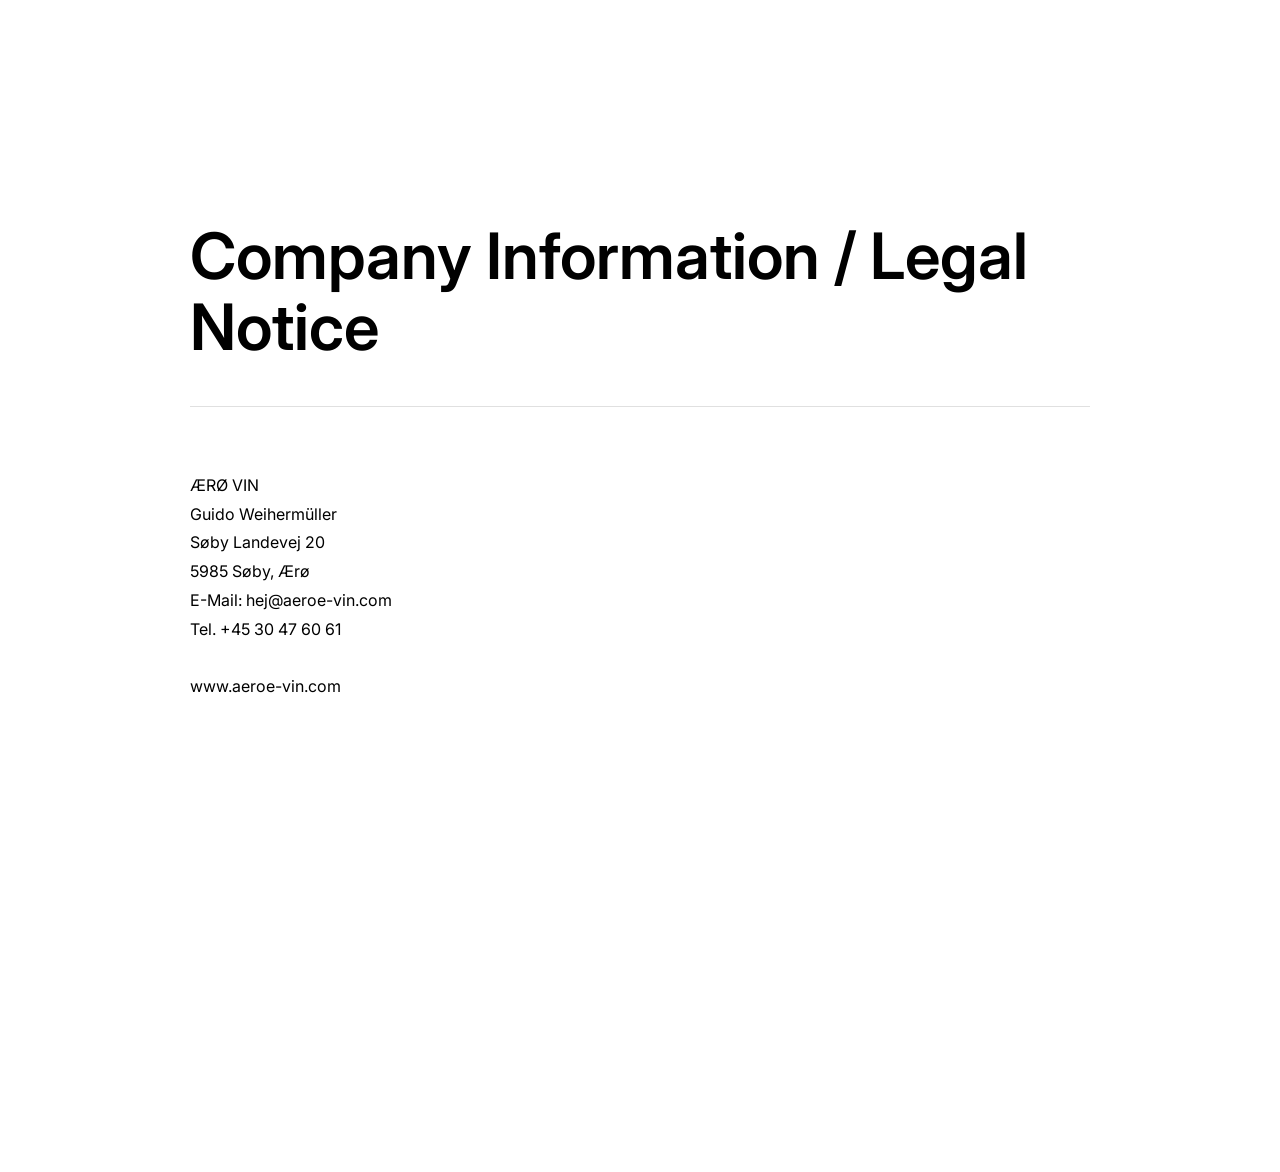
<file: companyInfo.html>
<!DOCTYPE html>
<html lang="en">
<head>
    <meta charset="UTF-8">
    <title>Company Information / Legal Notice</title>
  <link rel="stylesheet" href="STYLE/legalStyle.css">
</head>
<body>
<section class="legal-page">
  <div class="legal-container">
    <header class="legal-header">
      <h1>Company Information / Legal Notice</h1>
    </header>

    <article class="legal-content">

      <p>
        ÆRØ VIN <br>
        Guido Weihermüller <br>

        Søby Landevej 20 <br>
        5985 Søby, Ærø <br>
        E-Mail: hej@aeroe-vin.com <br>
        Tel. +45 30 47 60 61<br>
        <br>
        www.aeroe-vin.com
      </p>

    </article>
  </div>
</section>

</body>
</html>
</file>
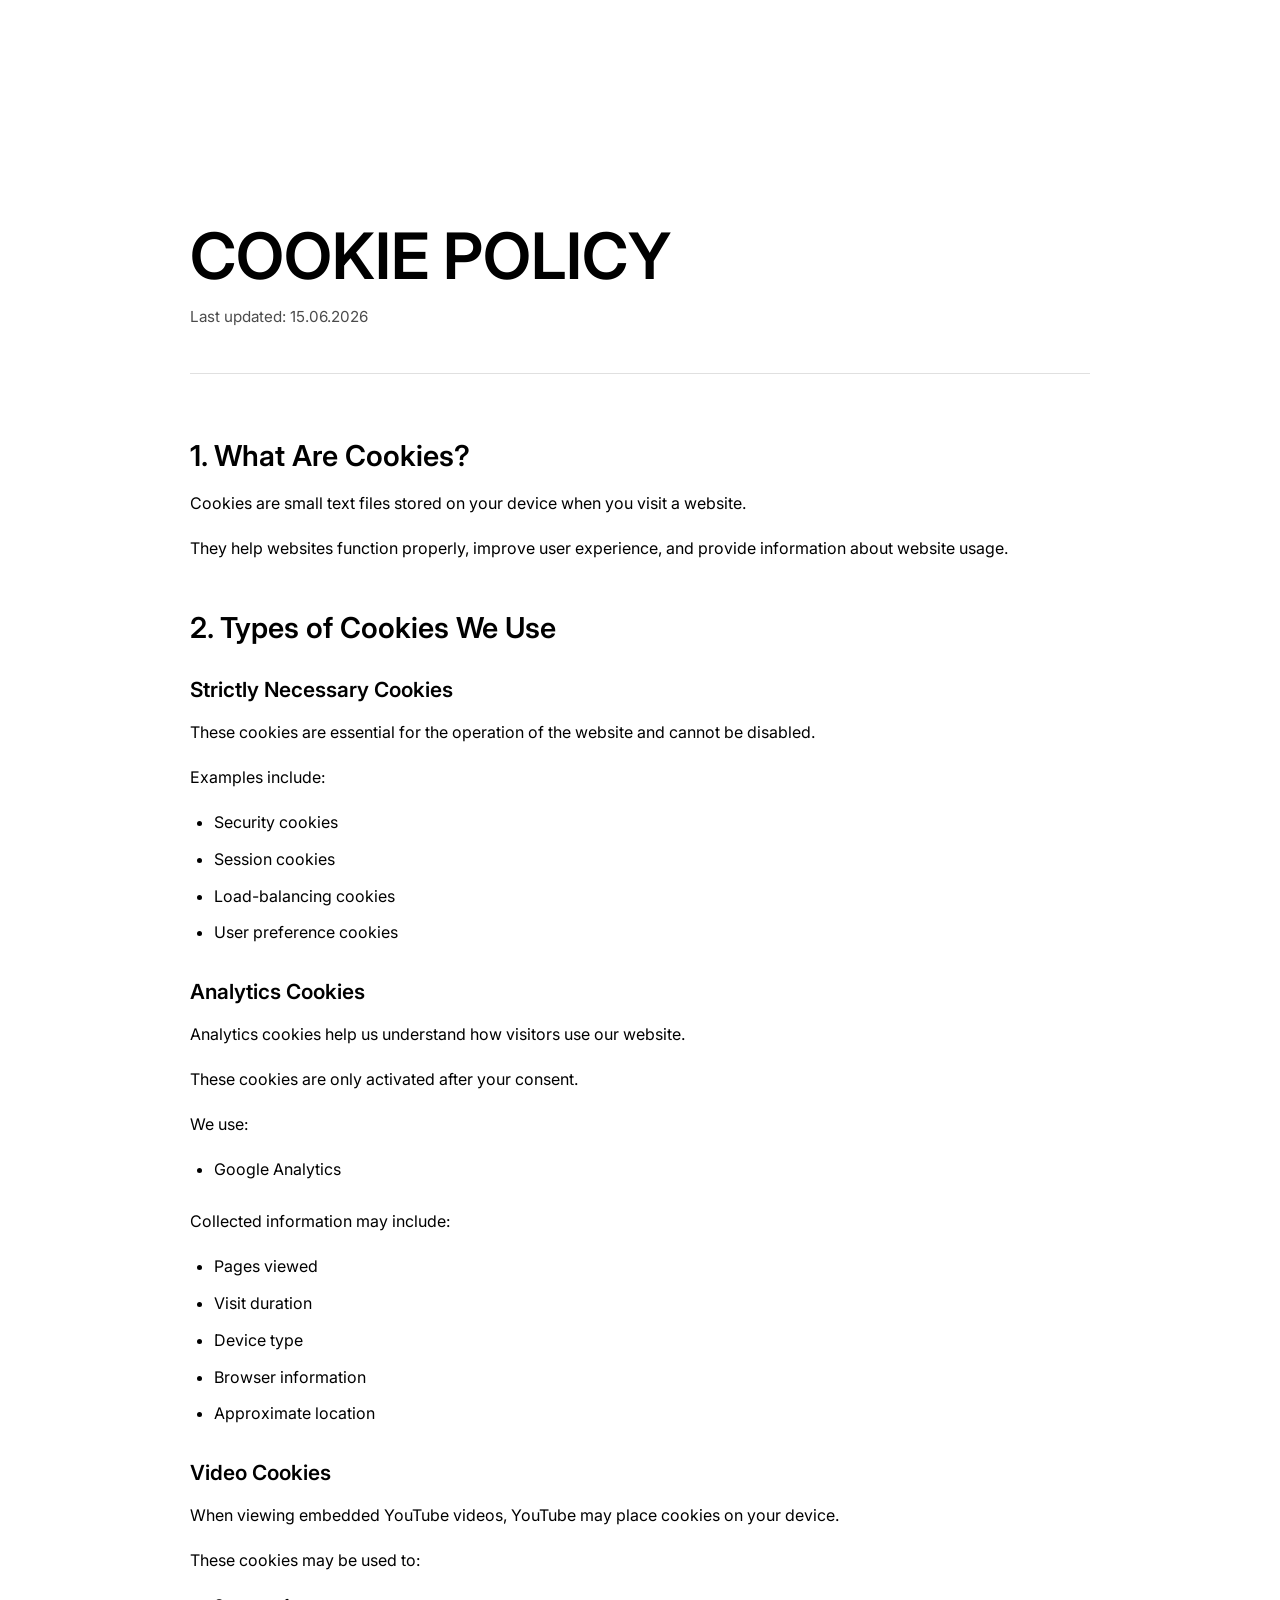
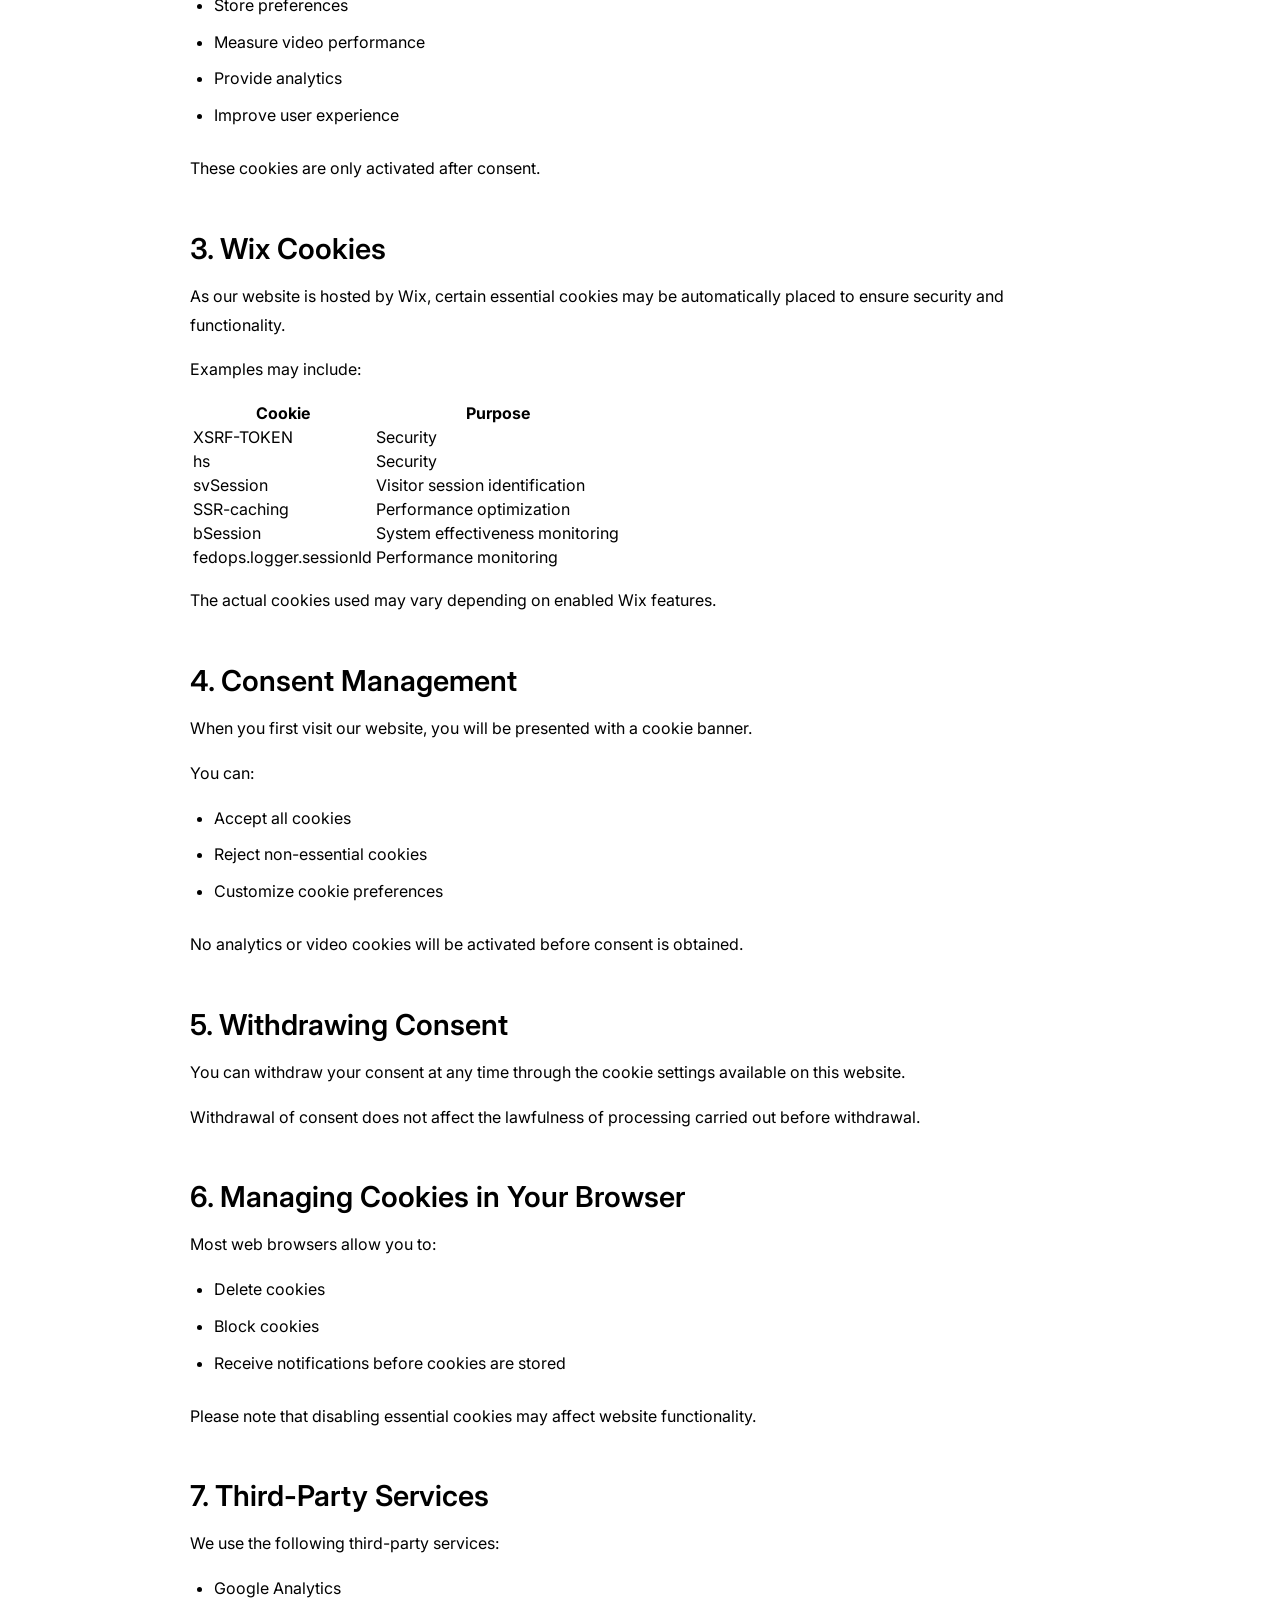
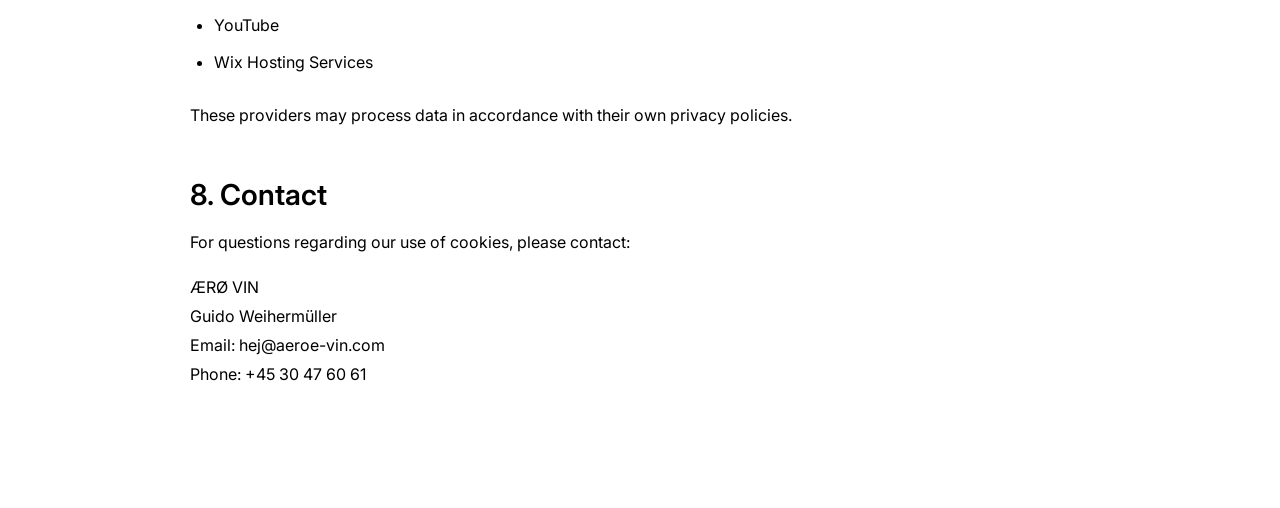
<file: cookiePolicy.html>
<!DOCTYPE html>
<html lang="en">
<head>
    <meta charset="UTF-8">
    <title>Cookie Policy</title>
  <link rel="stylesheet" href="STYLE/legalStyle.css">
</head>
<body>
<section class="legal-page">
  <div class="legal-container">

    <header class="legal-header">
      <h1>COOKIE POLICY</h1>
      <p class="last-updated">
        Last updated: 15.06.2026
      </p>
    </header>

    <article class="legal-content">

      <h2>1. What Are Cookies?</h2>

      <p>
        Cookies are small text files stored on your device when you visit a website.
      </p>

      <p>
        They help websites function properly, improve user experience, and provide information about website usage.
      </p>

      <h2>2. Types of Cookies We Use</h2>

      <h3>Strictly Necessary Cookies</h3>

      <p>
        These cookies are essential for the operation of the website and cannot be disabled.
      </p>

      <p>Examples include:</p>

      <ul>
        <li>Security cookies</li>
        <li>Session cookies</li>
        <li>Load-balancing cookies</li>
        <li>User preference cookies</li>
      </ul>

      <h3>Analytics Cookies</h3>

      <p>
        Analytics cookies help us understand how visitors use our website.
      </p>

      <p>
        These cookies are only activated after your consent.
      </p>

      <p>We use:</p>

      <ul>
        <li>Google Analytics</li>
      </ul>

      <p>
        Collected information may include:
      </p>

      <ul>
        <li>Pages viewed</li>
        <li>Visit duration</li>
        <li>Device type</li>
        <li>Browser information</li>
        <li>Approximate location</li>
      </ul>

      <h3>Video Cookies</h3>

      <p>
        When viewing embedded YouTube videos, YouTube may place cookies on your device.
      </p>

      <p>
        These cookies may be used to:
      </p>

      <ul>
        <li>Store preferences</li>
        <li>Measure video performance</li>
        <li>Provide analytics</li>
        <li>Improve user experience</li>
      </ul>

      <p>
        These cookies are only activated after consent.
      </p>

      <h2>3. Wix Cookies</h2>

      <p>
        As our website is hosted by Wix, certain essential cookies may be automatically placed to ensure security and
        functionality.
      </p>

      <p>
        Examples may include:
      </p>

      <table>
        <thead>
        <tr>
          <th>Cookie</th>
          <th>Purpose</th>
        </tr>
        </thead>
        <tbody>
        <tr>
          <td>XSRF-TOKEN</td>
          <td>Security</td>
        </tr>
        <tr>
          <td>hs</td>
          <td>Security</td>
        </tr>
        <tr>
          <td>svSession</td>
          <td>Visitor session identification</td>
        </tr>
        <tr>
          <td>SSR-caching</td>
          <td>Performance optimization</td>
        </tr>
        <tr>
          <td>bSession</td>
          <td>System effectiveness monitoring</td>
        </tr>
        <tr>
          <td>fedops.logger.sessionId</td>
          <td>Performance monitoring</td>
        </tr>
        </tbody>
      </table>

      <p>
        The actual cookies used may vary depending on enabled Wix features.
      </p>

      <h2>4. Consent Management</h2>

      <p>
        When you first visit our website, you will be presented with a cookie banner.
      </p>

      <p>
        You can:
      </p>

      <ul>
        <li>Accept all cookies</li>
        <li>Reject non-essential cookies</li>
        <li>Customize cookie preferences</li>
      </ul>

      <p>
        No analytics or video cookies will be activated before consent is obtained.
      </p>

      <h2>5. Withdrawing Consent</h2>

      <p>
        You can withdraw your consent at any time through the cookie settings available on this website.
      </p>

      <p>
        Withdrawal of consent does not affect the lawfulness of processing carried out before withdrawal.
      </p>

      <h2>6. Managing Cookies in Your Browser</h2>

      <p>
        Most web browsers allow you to:
      </p>

      <ul>
        <li>Delete cookies</li>
        <li>Block cookies</li>
        <li>Receive notifications before cookies are stored</li>
      </ul>

      <p>
        Please note that disabling essential cookies may affect website functionality.
      </p>

      <h2>7. Third-Party Services</h2>

      <p>
        We use the following third-party services:
      </p>

      <ul>
        <li>Google Analytics</li>
        <li>YouTube</li>
        <li>Wix Hosting Services</li>
      </ul>

      <p>
        These providers may process data in accordance with their own privacy policies.
      </p>

      <h2>8. Contact</h2>

      <p>
        For questions regarding our use of cookies, please contact:
      </p>

      <p>
        ÆRØ VIN<br>
        Guido Weihermüller<br>
        Email: hej@aeroe-vin.com<br>
        Phone: +45 30 47 60 61
      </p>

    </article>

  </div>

</section>

</body>
</html>
</file>
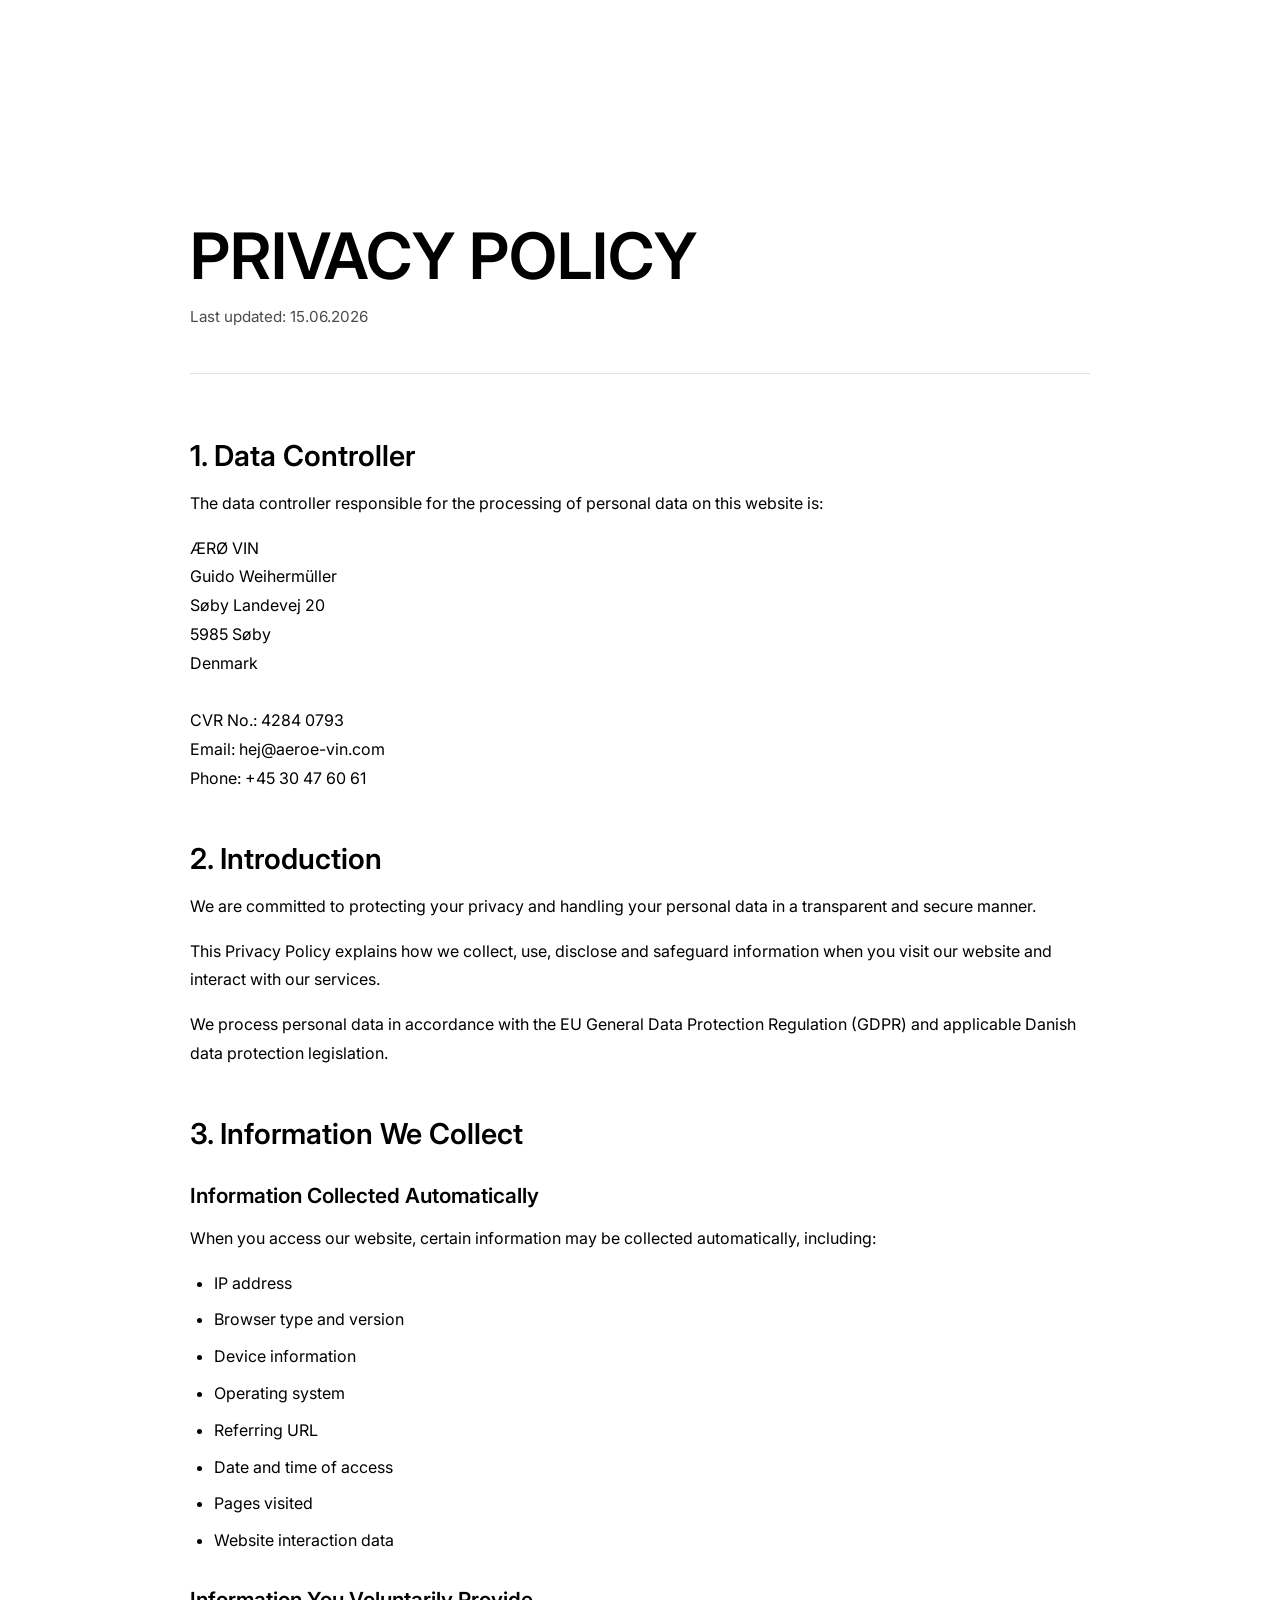
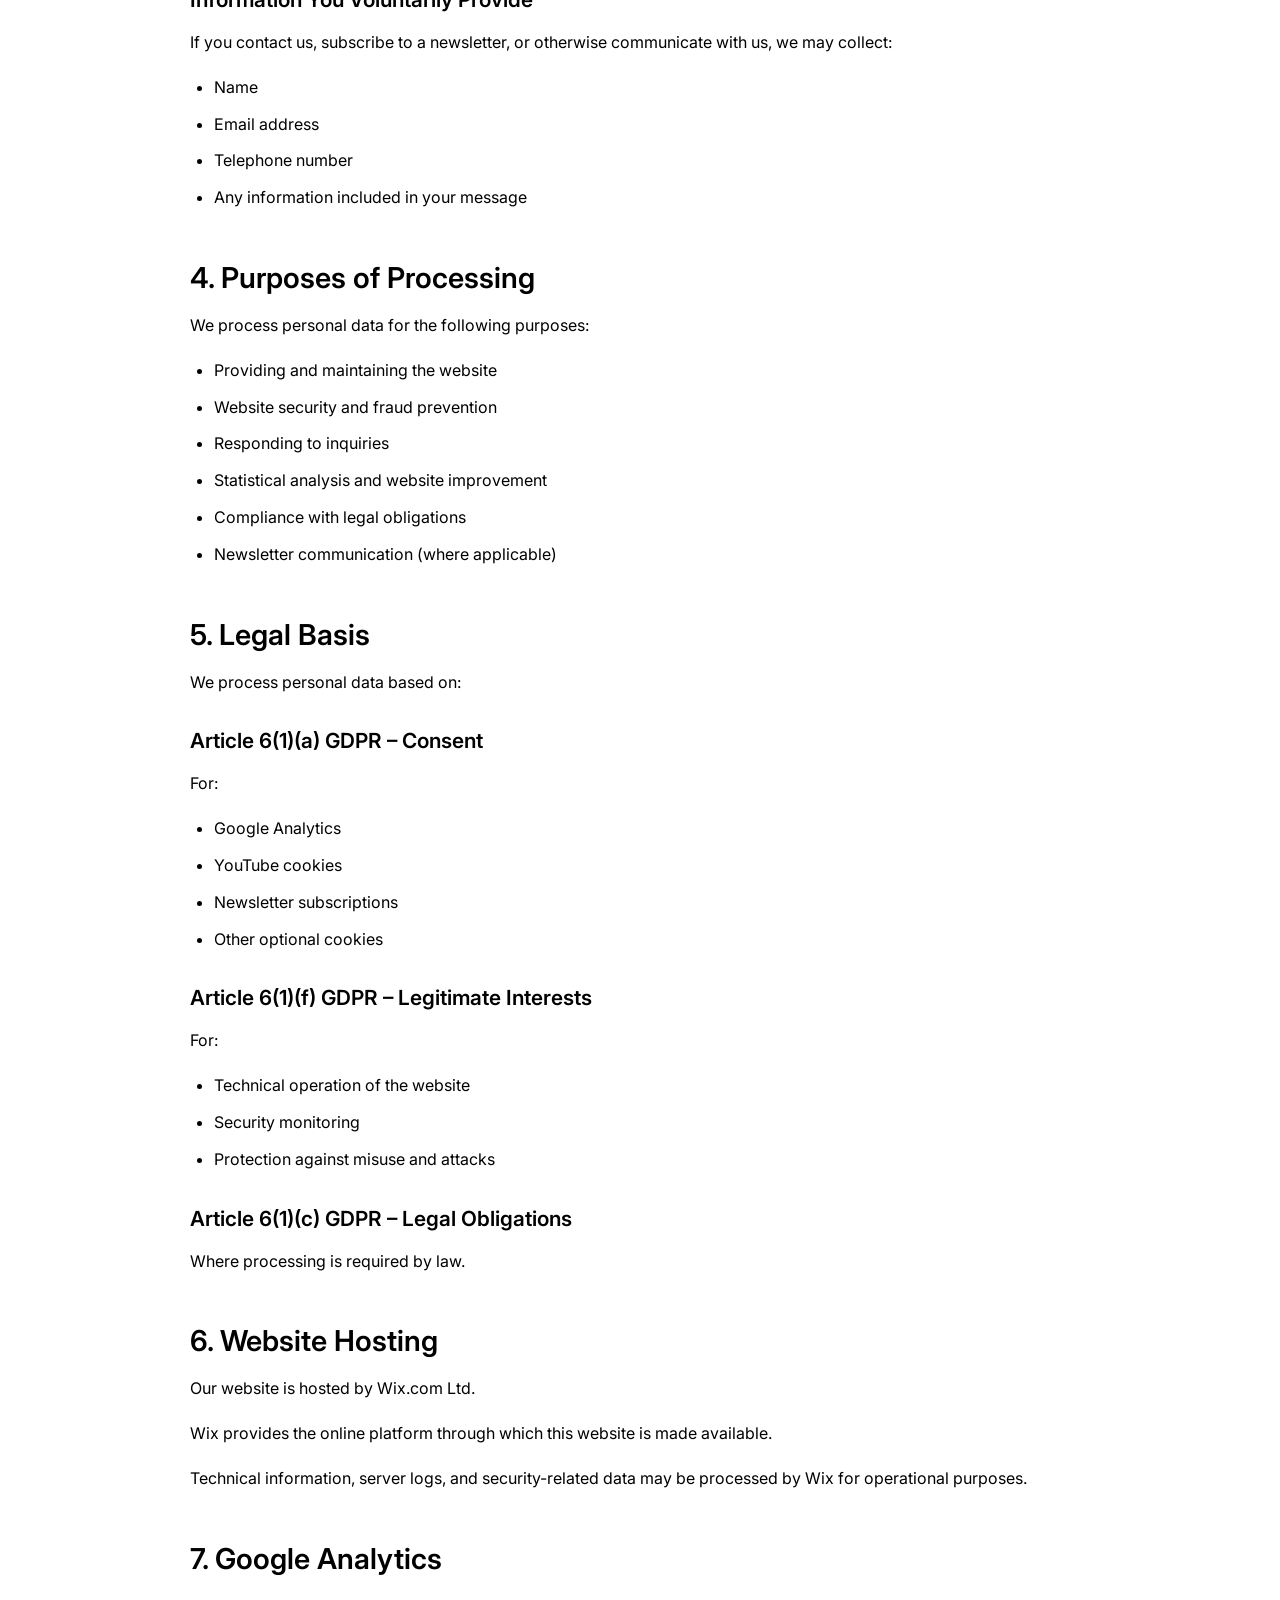
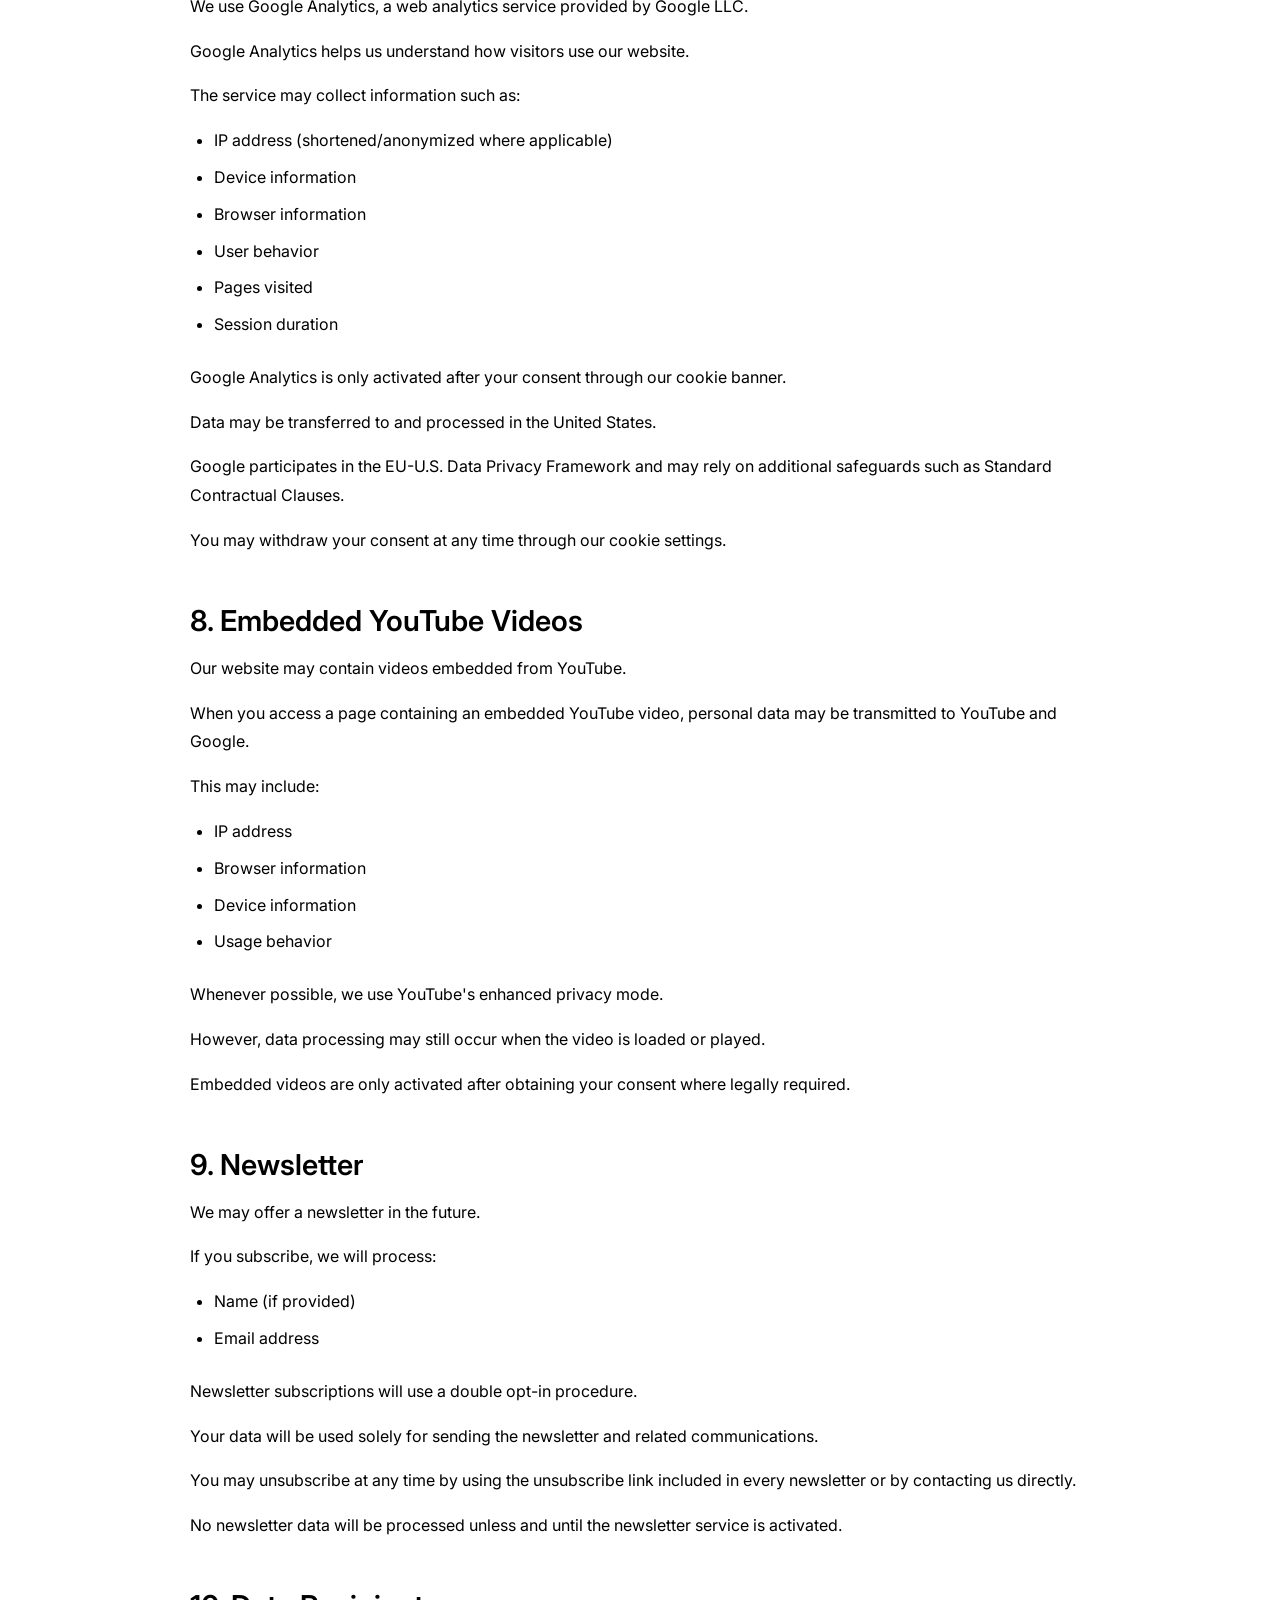
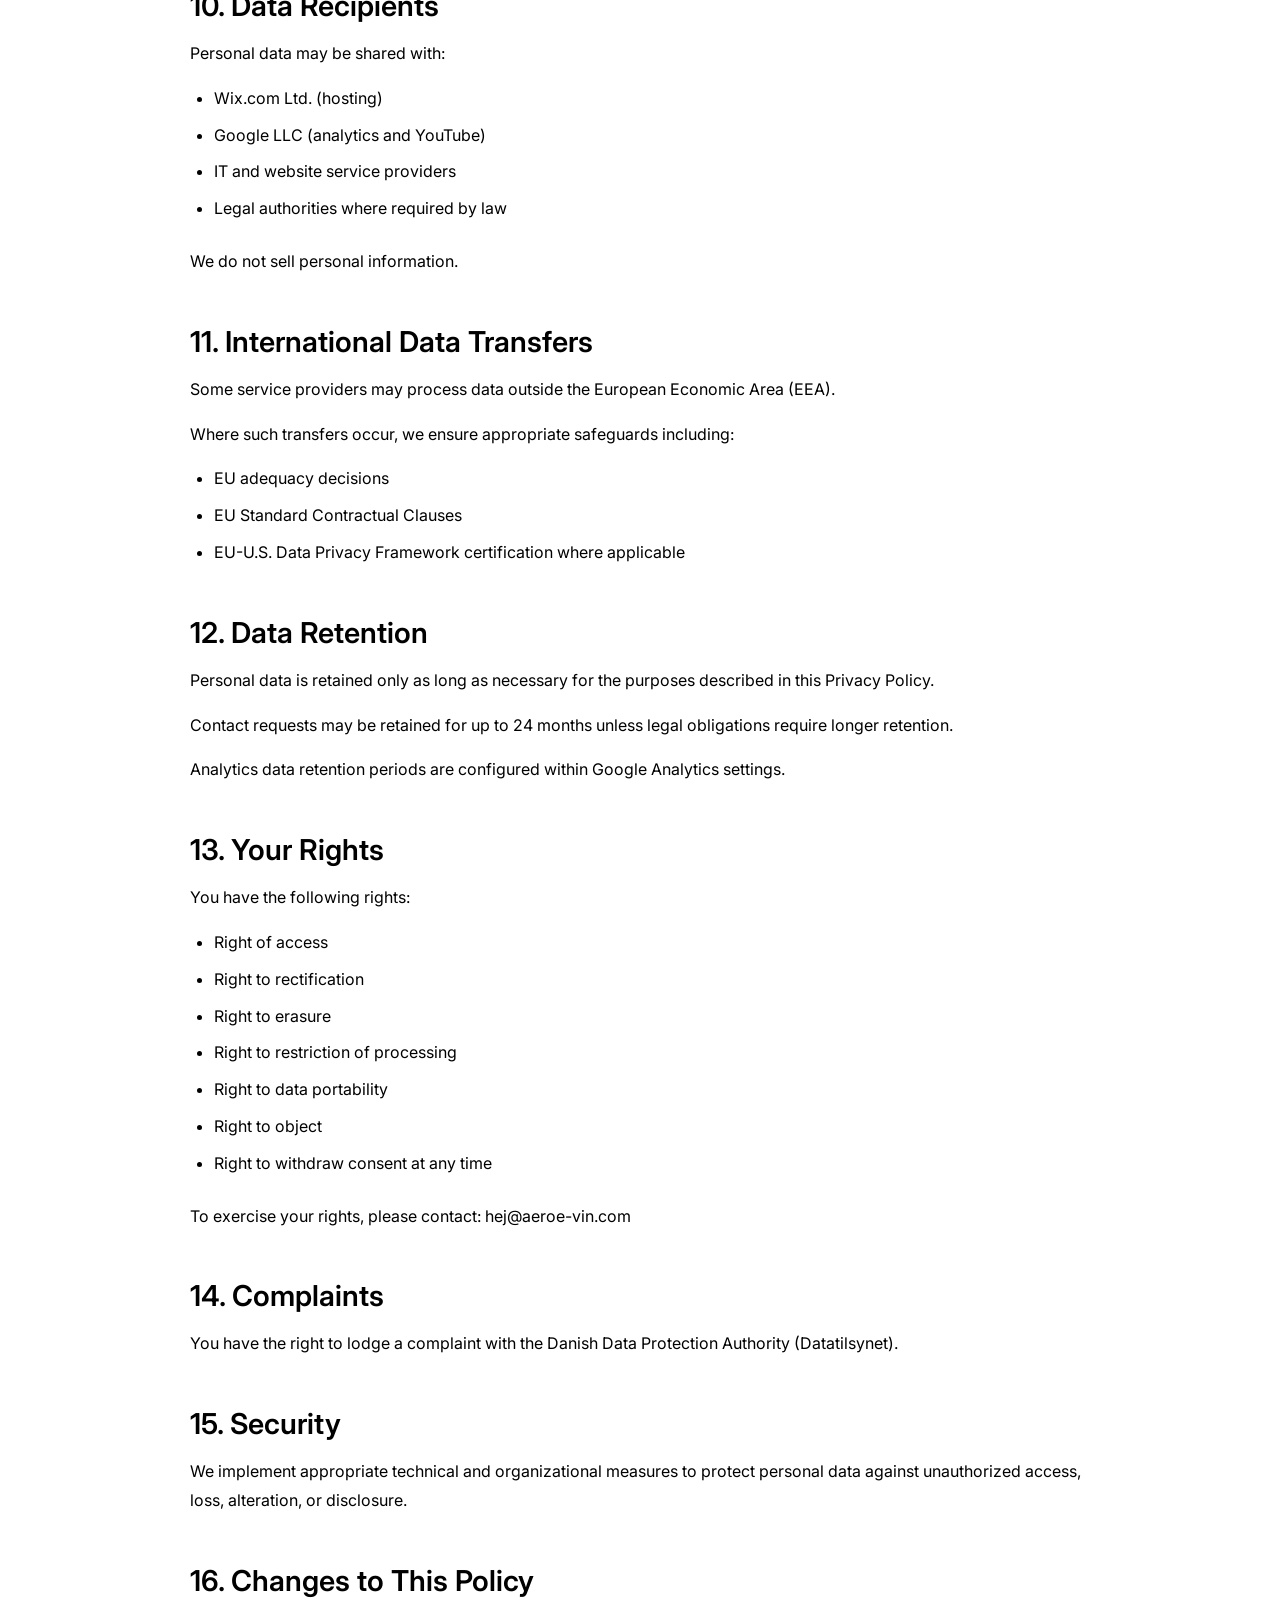
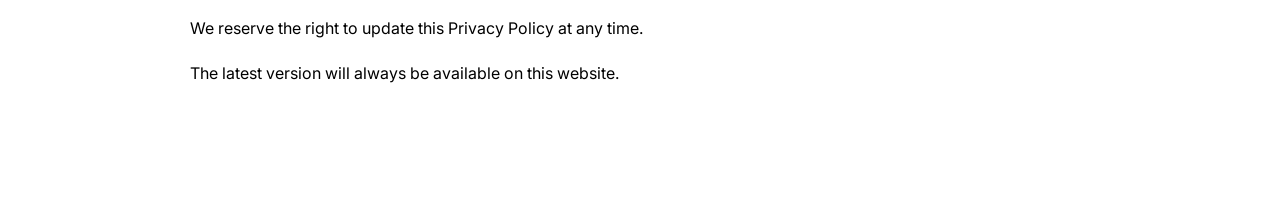
<file: privacyPolicy.html>
<!DOCTYPE html>
<html lang="en">
<head>
    <meta charset="UTF-8">
    <title>Privacy Policy</title>
    <link rel="stylesheet" href="STYLE/legalStyle.css">
</head>
<body>
<section class="legal-page">
  <div class="legal-container">

    <header class="legal-header">
      <h1>PRIVACY POLICY</h1>
      <p class="last-updated">
        Last updated: 15.06.2026
      </p>
    </header>

    <article class="legal-content">

      <h2>1. Data Controller</h2>

      <p>
        The data controller responsible for the processing of personal data on this website is:
      </p>

      <p>
        ÆRØ VIN<br>
        Guido Weihermüller<br>
        Søby Landevej 20<br>
        5985 Søby<br>
        Denmark<br><br>

        CVR No.: 4284 0793<br>
        Email: hej@aeroe-vin.com<br>
        Phone: +45 30 47 60 61
      </p>

      <h2>2. Introduction</h2>

      <p>
        We are committed to protecting your privacy and handling your personal data in a transparent and secure manner.
      </p>

      <p>
        This Privacy Policy explains how we collect, use, disclose and safeguard information when you visit our website
        and interact with our services.
      </p>

      <p>
        We process personal data in accordance with the EU General Data Protection Regulation (GDPR) and applicable
        Danish data protection legislation.
      </p>

      <h2>3. Information We Collect</h2>

      <h3>Information Collected Automatically</h3>

      <p>
        When you access our website, certain information may be collected automatically, including:
      </p>

      <ul>
        <li>IP address</li>
        <li>Browser type and version</li>
        <li>Device information</li>
        <li>Operating system</li>
        <li>Referring URL</li>
        <li>Date and time of access</li>
        <li>Pages visited</li>
        <li>Website interaction data</li>
      </ul>

      <h3>Information You Voluntarily Provide</h3>

      <p>
        If you contact us, subscribe to a newsletter, or otherwise communicate with us, we may collect:
      </p>

      <ul>
        <li>Name</li>
        <li>Email address</li>
        <li>Telephone number</li>
        <li>Any information included in your message</li>
      </ul>

      <h2>4. Purposes of Processing</h2>

      <p>
        We process personal data for the following purposes:
      </p>

      <ul>
        <li>Providing and maintaining the website</li>
        <li>Website security and fraud prevention</li>
        <li>Responding to inquiries</li>
        <li>Statistical analysis and website improvement</li>
        <li>Compliance with legal obligations</li>
        <li>Newsletter communication (where applicable)</li>
      </ul>

      <h2>5. Legal Basis</h2>

      <p>
        We process personal data based on:
      </p>

      <h3>Article 6(1)(a) GDPR – Consent</h3>

      <p>For:</p>

      <ul>
        <li>Google Analytics</li>
        <li>YouTube cookies</li>
        <li>Newsletter subscriptions</li>
        <li>Other optional cookies</li>
      </ul>

      <h3>Article 6(1)(f) GDPR – Legitimate Interests</h3>

      <p>For:</p>

      <ul>
        <li>Technical operation of the website</li>
        <li>Security monitoring</li>
        <li>Protection against misuse and attacks</li>
      </ul>

      <h3>Article 6(1)(c) GDPR – Legal Obligations</h3>

      <p>
        Where processing is required by law.
      </p>

      <h2>6. Website Hosting</h2>

      <p>
        Our website is hosted by Wix.com Ltd.
      </p>

      <p>
        Wix provides the online platform through which this website is made available.
      </p>

      <p>
        Technical information, server logs, and security-related data may be processed by Wix for operational purposes.
      </p>

      <h2>7. Google Analytics</h2>

      <p>
        We use Google Analytics, a web analytics service provided by Google LLC.
      </p>

      <p>
        Google Analytics helps us understand how visitors use our website.
      </p>

      <p>
        The service may collect information such as:
      </p>

      <ul>
        <li>IP address (shortened/anonymized where applicable)</li>
        <li>Device information</li>
        <li>Browser information</li>
        <li>User behavior</li>
        <li>Pages visited</li>
        <li>Session duration</li>
      </ul>

      <p>
        Google Analytics is only activated after your consent through our cookie banner.
      </p>

      <p>
        Data may be transferred to and processed in the United States.
      </p>

      <p>
        Google participates in the EU-U.S. Data Privacy Framework and may rely on additional safeguards such as Standard
        Contractual Clauses.
      </p>

      <p>
        You may withdraw your consent at any time through our cookie settings.
      </p>

      <h2>8. Embedded YouTube Videos</h2>

      <p>
        Our website may contain videos embedded from YouTube.
      </p>

      <p>
        When you access a page containing an embedded YouTube video, personal data may be transmitted to YouTube and
        Google.
      </p>

      <p>
        This may include:
      </p>

      <ul>
        <li>IP address</li>
        <li>Browser information</li>
        <li>Device information</li>
        <li>Usage behavior</li>
      </ul>

      <p>
        Whenever possible, we use YouTube's enhanced privacy mode.
      </p>

      <p>
        However, data processing may still occur when the video is loaded or played.
      </p>

      <p>
        Embedded videos are only activated after obtaining your consent where legally required.
      </p>

      <h2>9. Newsletter</h2>

      <p>
        We may offer a newsletter in the future.
      </p>

      <p>
        If you subscribe, we will process:
      </p>

      <ul>
        <li>Name (if provided)</li>
        <li>Email address</li>
      </ul>

      <p>
        Newsletter subscriptions will use a double opt-in procedure.
      </p>

      <p>
        Your data will be used solely for sending the newsletter and related communications.
      </p>

      <p>
        You may unsubscribe at any time by using the unsubscribe link included in every newsletter or by contacting us
        directly.
      </p>

      <p>
        No newsletter data will be processed unless and until the newsletter service is activated.
      </p>

      <h2>10. Data Recipients</h2>

      <p>
        Personal data may be shared with:
      </p>

      <ul>
        <li>Wix.com Ltd. (hosting)</li>
        <li>Google LLC (analytics and YouTube)</li>
        <li>IT and website service providers</li>
        <li>Legal authorities where required by law</li>
      </ul>

      <p>
        We do not sell personal information.
      </p>

      <h2>11. International Data Transfers</h2>

      <p>
        Some service providers may process data outside the European Economic Area (EEA).
      </p>

      <p>
        Where such transfers occur, we ensure appropriate safeguards including:
      </p>

      <ul>
        <li>EU adequacy decisions</li>
        <li>EU Standard Contractual Clauses</li>
        <li>EU-U.S. Data Privacy Framework certification where applicable</li>
      </ul>

      <h2>12. Data Retention</h2>

      <p>
        Personal data is retained only as long as necessary for the purposes described in this Privacy Policy.
      </p>

      <p>
        Contact requests may be retained for up to 24 months unless legal obligations require longer retention.
      </p>

      <p>
        Analytics data retention periods are configured within Google Analytics settings.
      </p>

      <h2>13. Your Rights</h2>

      <p>
        You have the following rights:
      </p>

      <ul>
        <li>Right of access</li>
        <li>Right to rectification</li>
        <li>Right to erasure</li>
        <li>Right to restriction of processing</li>
        <li>Right to data portability</li>
        <li>Right to object</li>
        <li>Right to withdraw consent at any time</li>
      </ul>

      <p>
        To exercise your rights, please contact:
        hej@aeroe-vin.com
      </p>

      <h2>14. Complaints</h2>

      <p>
        You have the right to lodge a complaint with the Danish Data Protection Authority (Datatilsynet).
      </p>

      <h2>15. Security</h2>

      <p>
        We implement appropriate technical and organizational measures to protect personal data against unauthorized
        access, loss, alteration, or disclosure.
      </p>

      <h2>16. Changes to This Policy</h2>

      <p>
        We reserve the right to update this Privacy Policy at any time.
      </p>

      <p>
        The latest version will always be available on this website.
      </p>

    </article>

  </div>

</section>

</body>
</html>
</file>
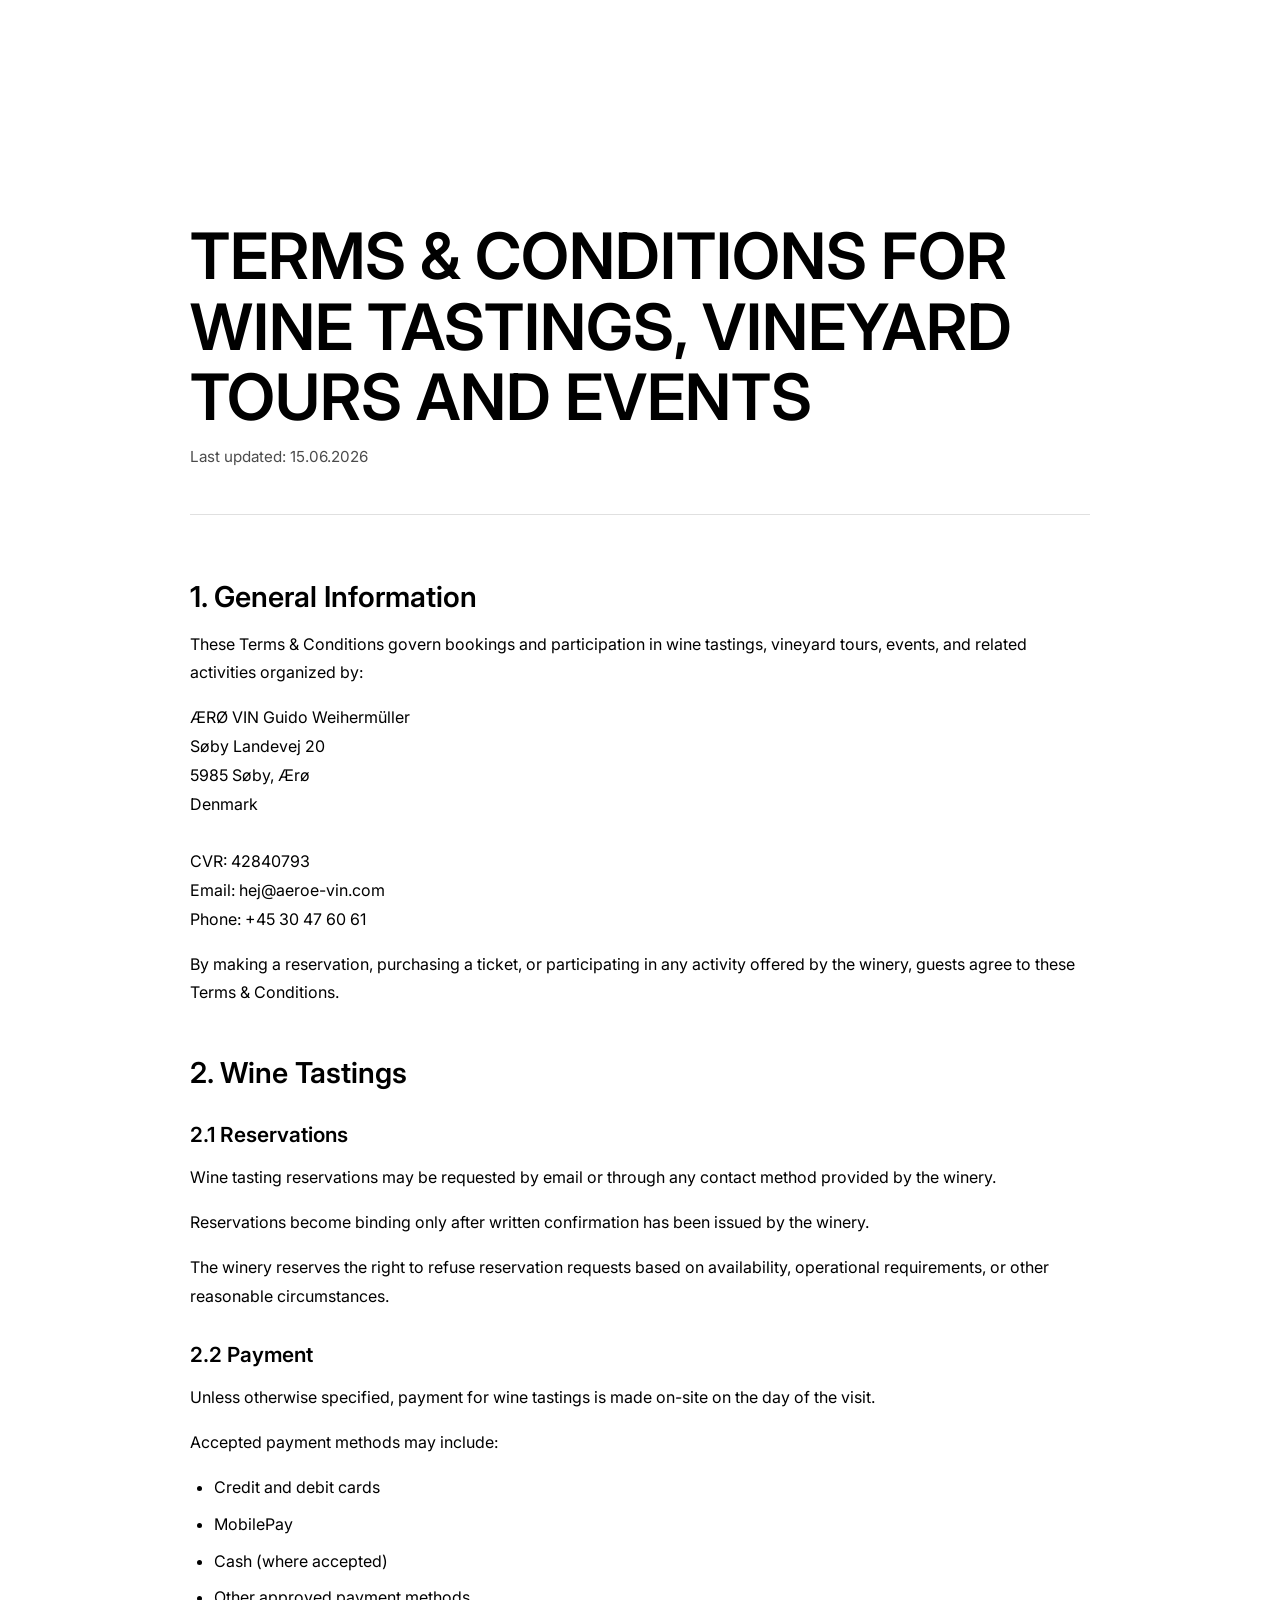
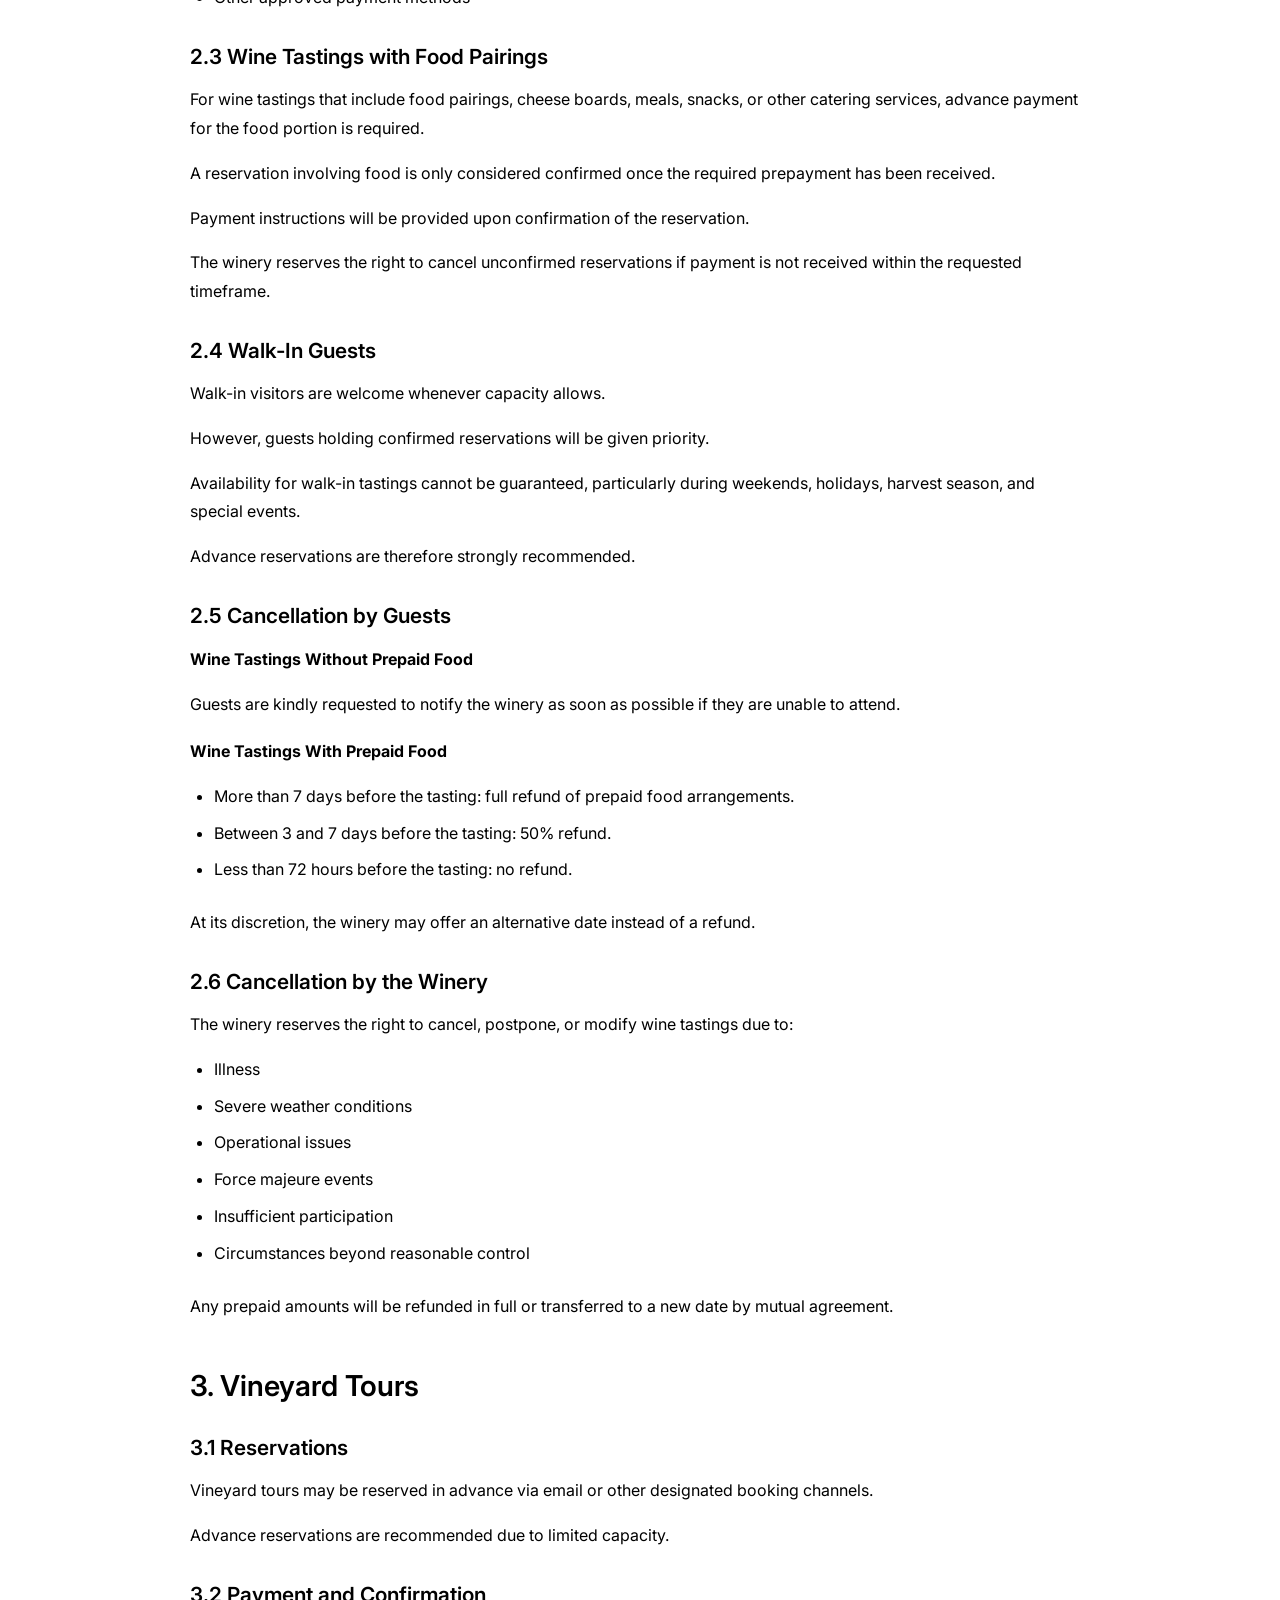
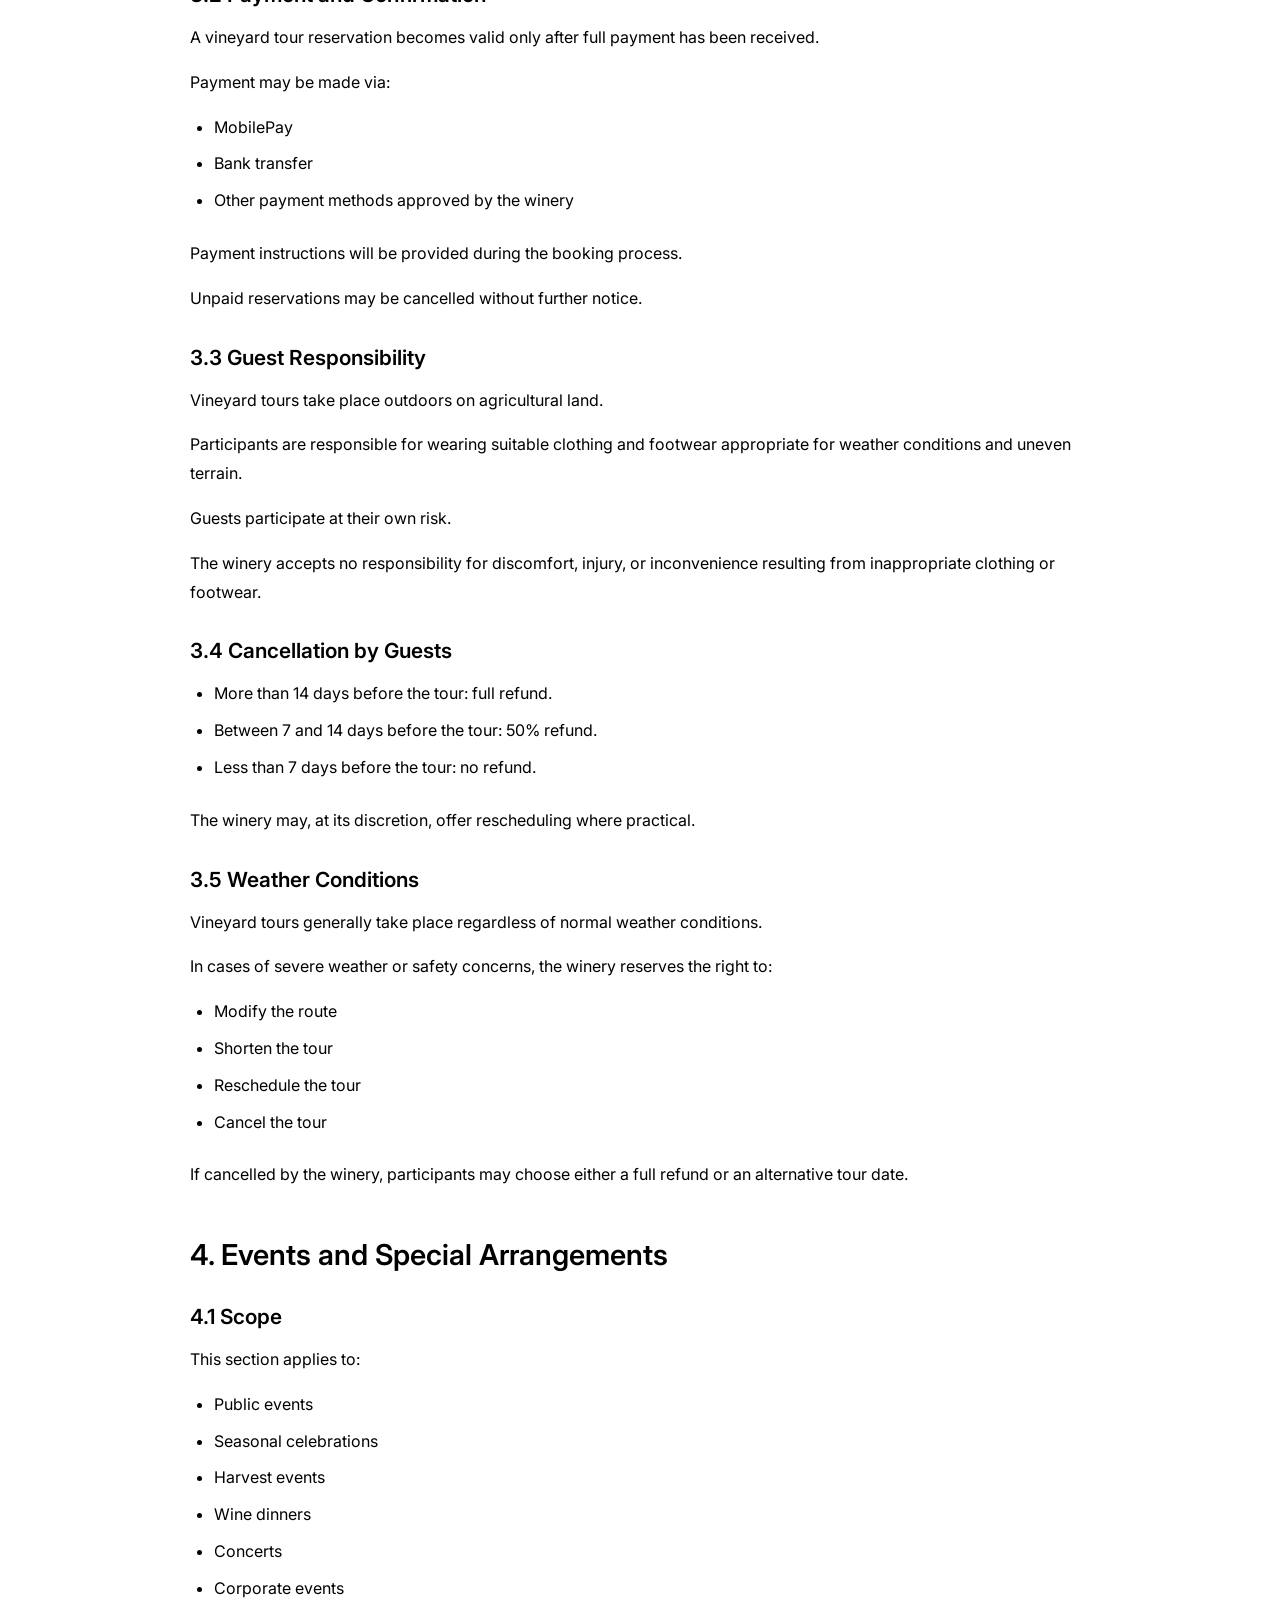
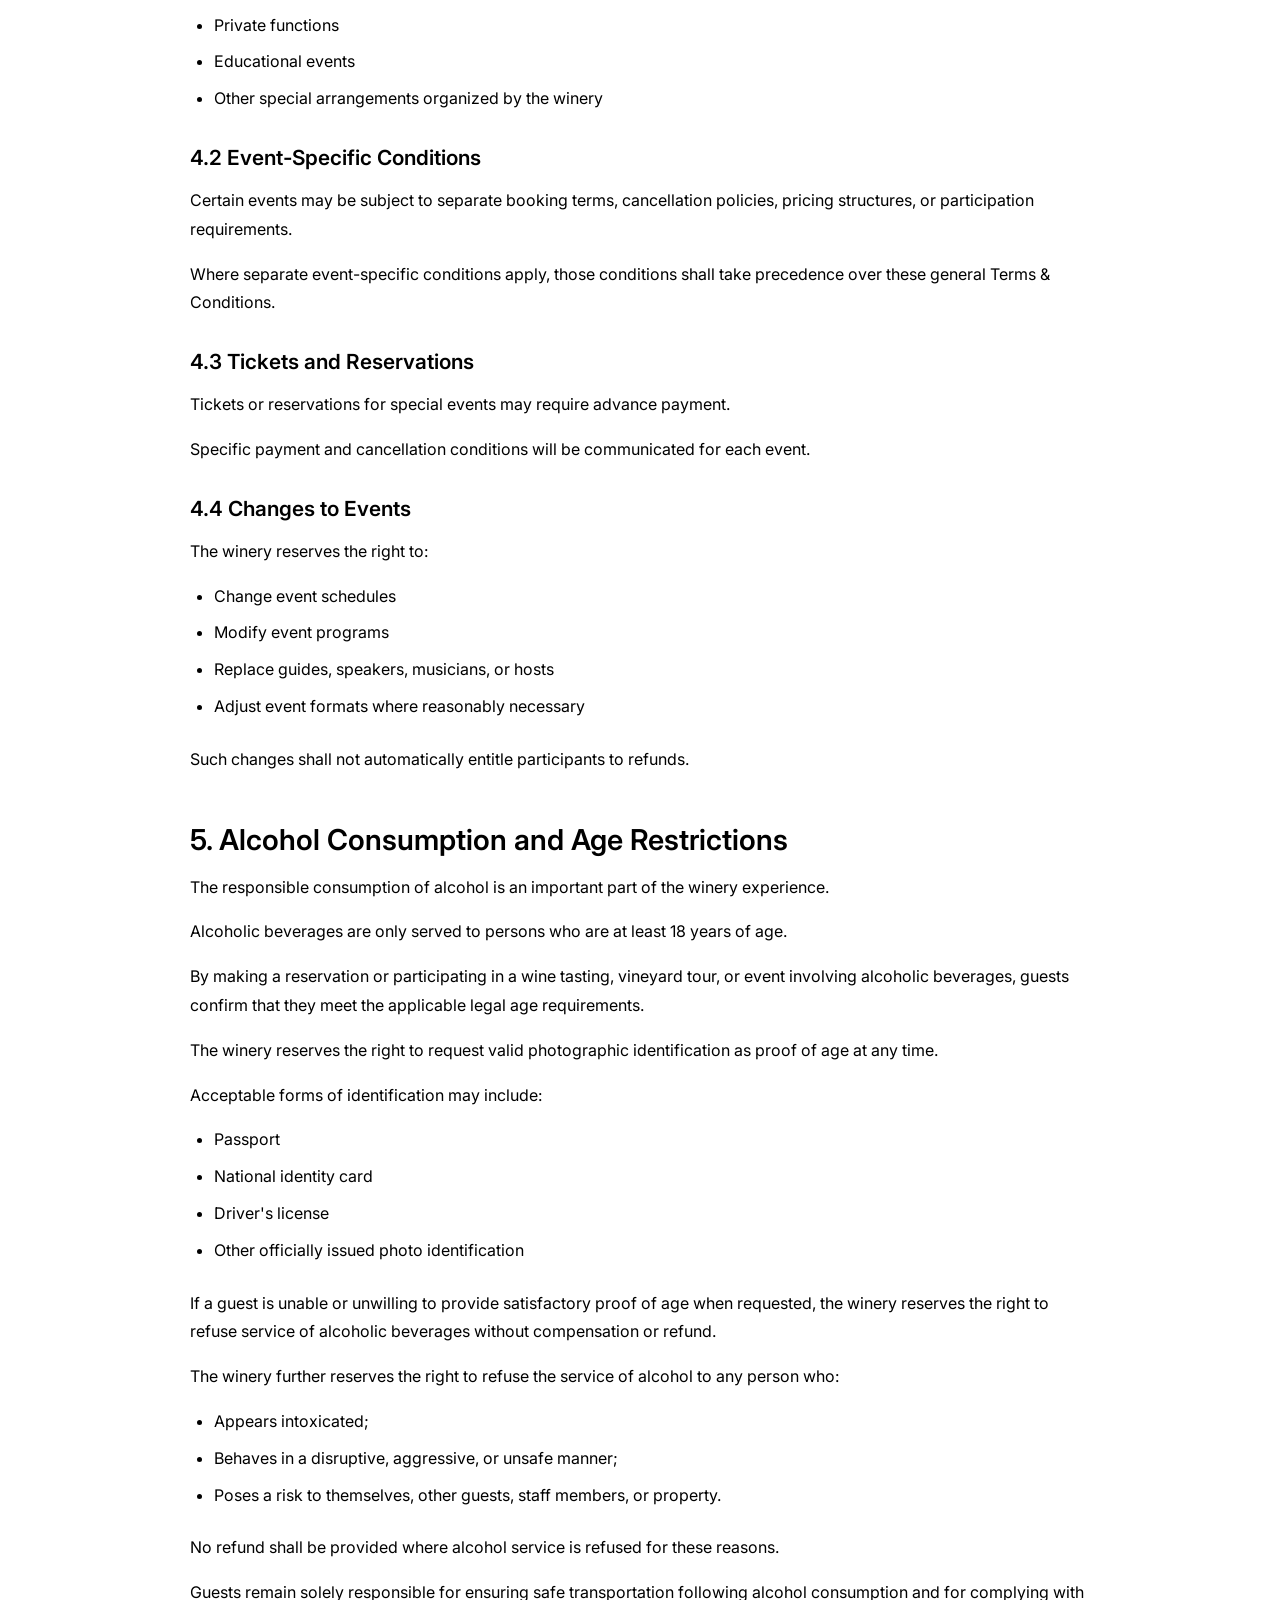
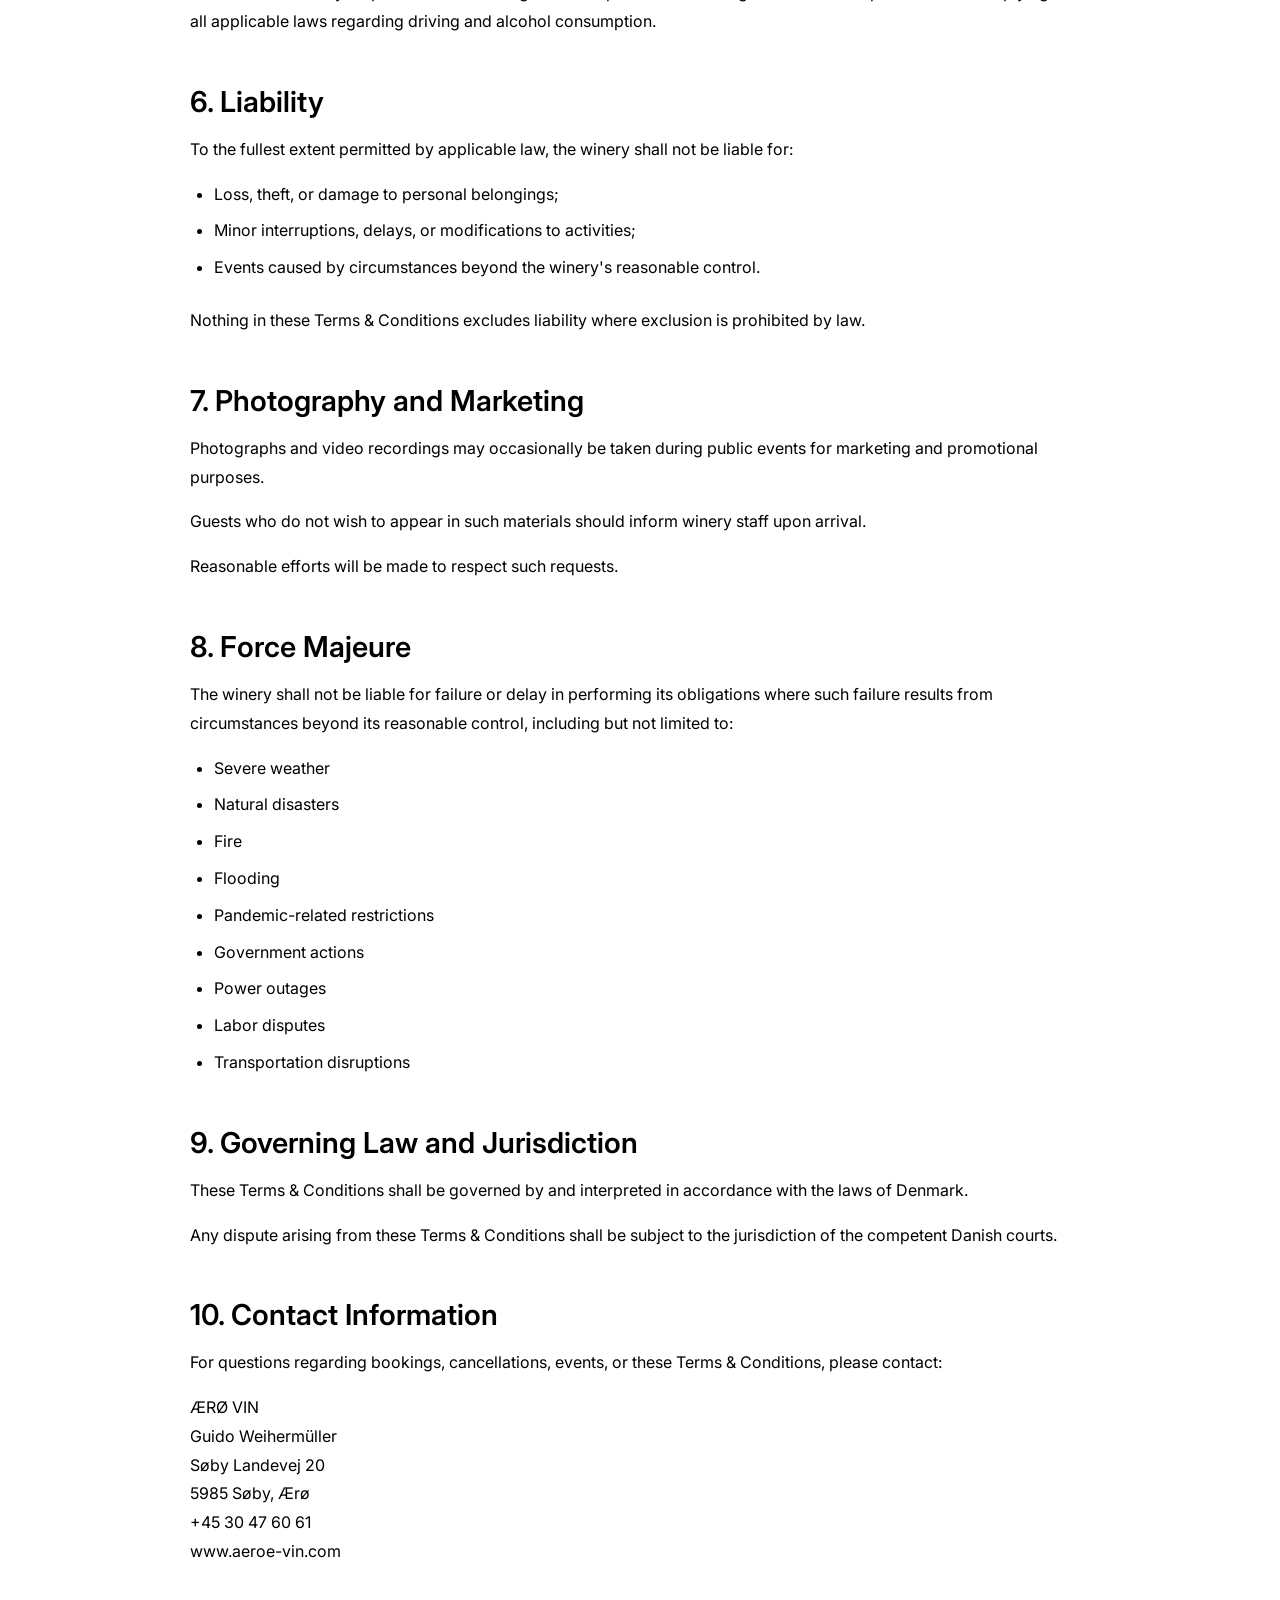
<file: terms_conditions.html>
<!DOCTYPE html>
<html lang="en">
<head>
    <meta charset="UTF-8">
    <title>Terms & Conditions</title>
    <link rel="stylesheet" href="STYLE/legalStyle.css">
</head>
<body>
<section class="legal-page">

  <div class="legal-container">

    <header class="legal-header">
      <h1>TERMS & CONDITIONS FOR WINE TASTINGS, VINEYARD TOURS AND EVENTS</h1>
      <p class="last-updated">
        Last updated: 15.06.2026
      </p>
    </header>

    <article class="legal-content">

      <h2>1. General Information</h2>

      <p>
        These Terms & Conditions govern bookings and participation in wine tastings, vineyard tours, events, and related activities organized by:
      </p>

      <p>ÆRØ VIN
        Guido Weihermüller <br>
        Søby Landevej 20 <br>
        5985 Søby, Ærø <br>
        Denmark <br>

        <br>

        CVR: 42840793 <br>
        Email: hej@aeroe-vin.com <br>
        Phone: +45 30 47 60 61 <br>
      </p>

      <p>
        By making a reservation, purchasing a ticket, or participating in any activity offered by the winery, guests agree to these Terms & Conditions.
      </p>

      <h2>2. Wine Tastings</h2>

      <h3>2.1 Reservations</h3>

      <p>
        Wine tasting reservations may be requested by email or through any contact method provided by the winery.
      </p>

      <p>
        Reservations become binding only after written confirmation has been issued by the winery.
      </p>

      <p>
        The winery reserves the right to refuse reservation requests based on availability, operational requirements, or other reasonable circumstances.
      </p>

      <h3>2.2 Payment</h3>

      <p>
        Unless otherwise specified, payment for wine tastings is made on-site on the day of the visit.
      </p>

      <p>
        Accepted payment methods may include:
      </p>

      <ul>
        <li>Credit and debit cards</li>
        <li>MobilePay</li>
        <li>Cash (where accepted)</li>
        <li>Other approved payment methods</li>
      </ul>

      <h3>2.3 Wine Tastings with Food Pairings</h3>

      <p>
        For wine tastings that include food pairings, cheese boards, meals, snacks, or other catering services, advance payment for the food portion is required.
      </p>

      <p>
        A reservation involving food is only considered confirmed once the required prepayment has been received.
      </p>

      <p>
        Payment instructions will be provided upon confirmation of the reservation.
      </p>

      <p>
        The winery reserves the right to cancel unconfirmed reservations if payment is not received within the requested timeframe.
      </p>

      <h3>2.4 Walk-In Guests</h3>

      <p>
        Walk-in visitors are welcome whenever capacity allows.
      </p>

      <p>
        However, guests holding confirmed reservations will be given priority.
      </p>

      <p>
        Availability for walk-in tastings cannot be guaranteed, particularly during weekends, holidays, harvest season, and special events.
      </p>

      <p>
        Advance reservations are therefore strongly recommended.
      </p>

      <h3>2.5 Cancellation by Guests</h3>

      <h4>Wine Tastings Without Prepaid Food</h4>

      <p>
        Guests are kindly requested to notify the winery as soon as possible if they are unable to attend.
      </p>

      <h4>Wine Tastings With Prepaid Food</h4>

      <ul>
        <li>More than 7 days before the tasting: full refund of prepaid food arrangements.</li>
        <li>Between 3 and 7 days before the tasting: 50% refund.</li>
        <li>Less than 72 hours before the tasting: no refund.</li>
      </ul>

      <p>
        At its discretion, the winery may offer an alternative date instead of a refund.
      </p>

      <h3>2.6 Cancellation by the Winery</h3>

      <p>
        The winery reserves the right to cancel, postpone, or modify wine tastings due to:
      </p>

      <ul>
        <li>Illness</li>
        <li>Severe weather conditions</li>
        <li>Operational issues</li>
        <li>Force majeure events</li>
        <li>Insufficient participation</li>
        <li>Circumstances beyond reasonable control</li>
      </ul>

      <p>
        Any prepaid amounts will be refunded in full or transferred to a new date by mutual agreement.
      </p>

      <h2>3. Vineyard Tours</h2>

      <h3>3.1 Reservations</h3>

      <p>
        Vineyard tours may be reserved in advance via email or other designated booking channels.
      </p>

      <p>
        Advance reservations are recommended due to limited capacity.
      </p>

      <h3>3.2 Payment and Confirmation</h3>

      <p>
        A vineyard tour reservation becomes valid only after full payment has been received.
      </p>

      <p>Payment may be made via:</p>

      <ul>
        <li>MobilePay</li>
        <li>Bank transfer</li>
        <li>Other payment methods approved by the winery</li>
      </ul>

      <p>
        Payment instructions will be provided during the booking process.
      </p>

      <p>
        Unpaid reservations may be cancelled without further notice.
      </p>

      <h3>3.3 Guest Responsibility</h3>

      <p>
        Vineyard tours take place outdoors on agricultural land.
      </p>

      <p>
        Participants are responsible for wearing suitable clothing and footwear appropriate for weather conditions and uneven terrain.
      </p>

      <p>
        Guests participate at their own risk.
      </p>

      <p>
        The winery accepts no responsibility for discomfort, injury, or inconvenience resulting from inappropriate clothing or footwear.
      </p>

      <h3>3.4 Cancellation by Guests</h3>

      <ul>
        <li>More than 14 days before the tour: full refund.</li>
        <li>Between 7 and 14 days before the tour: 50% refund.</li>
        <li>Less than 7 days before the tour: no refund.</li>
      </ul>

      <p>
        The winery may, at its discretion, offer rescheduling where practical.
      </p>

      <h3>3.5 Weather Conditions</h3>

      <p>
        Vineyard tours generally take place regardless of normal weather conditions.
      </p>

      <p>
        In cases of severe weather or safety concerns, the winery reserves the right to:
      </p>

      <ul>
        <li>Modify the route</li>
        <li>Shorten the tour</li>
        <li>Reschedule the tour</li>
        <li>Cancel the tour</li>
      </ul>

      <p>
        If cancelled by the winery, participants may choose either a full refund or an alternative tour date.
      </p>

      <h2>4. Events and Special Arrangements</h2>

      <h3>4.1 Scope</h3>

      <p>This section applies to:</p>

      <ul>
        <li>Public events</li>
        <li>Seasonal celebrations</li>
        <li>Harvest events</li>
        <li>Wine dinners</li>
        <li>Concerts</li>
        <li>Corporate events</li>
        <li>Private functions</li>
        <li>Educational events</li>
        <li>Other special arrangements organized by the winery</li>
      </ul>

      <h3>4.2 Event-Specific Conditions</h3>

      <p>
        Certain events may be subject to separate booking terms, cancellation policies, pricing structures, or participation requirements.
      </p>

      <p>
        Where separate event-specific conditions apply, those conditions shall take precedence over these general Terms & Conditions.
      </p>

      <h3>4.3 Tickets and Reservations</h3>

      <p>
        Tickets or reservations for special events may require advance payment.
      </p>

      <p>
        Specific payment and cancellation conditions will be communicated for each event.
      </p>

      <h3>4.4 Changes to Events</h3>

      <p>
        The winery reserves the right to:
      </p>

      <ul>
        <li>Change event schedules</li>
        <li>Modify event programs</li>
        <li>Replace guides, speakers, musicians, or hosts</li>
        <li>Adjust event formats where reasonably necessary</li>
      </ul>

      <p>
        Such changes shall not automatically entitle participants to refunds.
      </p>

      <h2>5. Alcohol Consumption and Age Restrictions</h2>

      <p>
        The responsible consumption of alcohol is an important part of the winery experience.
      </p>

      <p>
        Alcoholic beverages are only served to persons who are at least 18 years of age.
      </p>

      <p>
        By making a reservation or participating in a wine tasting, vineyard tour, or event involving alcoholic beverages, guests confirm that they meet the applicable legal age requirements.
      </p>

      <p>
        The winery reserves the right to request valid photographic identification as proof of age at any time.
      </p>

      <p>Acceptable forms of identification may include:</p>

      <ul>
        <li>Passport</li>
        <li>National identity card</li>
        <li>Driver's license</li>
        <li>Other officially issued photo identification</li>
      </ul>

      <p>
        If a guest is unable or unwilling to provide satisfactory proof of age when requested, the winery reserves the right to refuse service of alcoholic beverages without compensation or refund.
      </p>

      <p>
        The winery further reserves the right to refuse the service of alcohol to any person who:
      </p>

      <ul>
        <li>Appears intoxicated;</li>
        <li>Behaves in a disruptive, aggressive, or unsafe manner;</li>
        <li>Poses a risk to themselves, other guests, staff members, or property.</li>
      </ul>

      <p>
        No refund shall be provided where alcohol service is refused for these reasons.
      </p>

      <p>
        Guests remain solely responsible for ensuring safe transportation following alcohol consumption and for complying with all applicable laws regarding driving and alcohol consumption.
      </p>

      <h2>6. Liability</h2>

      <p>
        To the fullest extent permitted by applicable law, the winery shall not be liable for:
      </p>

      <ul>
        <li>Loss, theft, or damage to personal belongings;</li>
        <li>Minor interruptions, delays, or modifications to activities;</li>
        <li>Events caused by circumstances beyond the winery's reasonable control.</li>
      </ul>

      <p>
        Nothing in these Terms & Conditions excludes liability where exclusion is prohibited by law.
      </p>

      <h2>7. Photography and Marketing</h2>

      <p>
        Photographs and video recordings may occasionally be taken during public events for marketing and promotional purposes.
      </p>

      <p>
        Guests who do not wish to appear in such materials should inform winery staff upon arrival.
      </p>

      <p>
        Reasonable efforts will be made to respect such requests.
      </p>

      <h2>8. Force Majeure</h2>

      <p>
        The winery shall not be liable for failure or delay in performing its obligations where such failure results from circumstances beyond its reasonable control, including but not limited to:
      </p>

      <ul>
        <li>Severe weather</li>
        <li>Natural disasters</li>
        <li>Fire</li>
        <li>Flooding</li>
        <li>Pandemic-related restrictions</li>
        <li>Government actions</li>
        <li>Power outages</li>
        <li>Labor disputes</li>
        <li>Transportation disruptions</li>
      </ul>

      <h2>9. Governing Law and Jurisdiction</h2>

      <p>
        These Terms & Conditions shall be governed by and interpreted in accordance with the laws of Denmark.
      </p>

      <p>
        Any dispute arising from these Terms & Conditions shall be subject to the jurisdiction of the competent Danish courts.
      </p>

      <h2>10. Contact Information</h2>

      <p>
        For questions regarding bookings, cancellations, events, or these Terms & Conditions, please contact:
      </p>

      <p>
        ÆRØ VIN<br>
        Guido Weihermüller<br>
        Søby Landevej 20<br>
        5985 Søby, Ærø<br>
        +45 30 47 60 61<br>
        www.aeroe-vin.com
      </p>


    </article>

  </div>

</section>
</body>
</html>
</file>
<file: STYLE/legalStyle.css>
@font-face {
    font-family: "Inter";
    src: url('../ASSETS/FONTS/Inter.ttf');
}

.legal-page {
    min-height: 100vh;
    padding: 10rem 2rem 6rem;
    font-family: "Inter", serif;
}

.legal-container {
    width: 100%;
    max-width: 900px;
    margin: 0 auto;
}

.legal-header {
    margin-bottom: 4rem;
    padding-bottom: 2rem;
    border-bottom: 1px solid rgba(0,0,0,.12);
}

.legal-header h1 {
    font-size: clamp(2.5rem, 5vw, 4rem);
    font-weight: 600;
    line-height: 1.1;
    margin-bottom: 0.75rem;
}

.last-updated {
    font-size: 0.95rem;
    opacity: 0.7;
}

.legal-content h2 {
    margin-top: 3rem;
    margin-bottom: 1rem;
    font-size: 1.8rem;
    font-weight: 600;
}

.legal-content h3 {
    margin-top: 2rem;
    margin-bottom: 0.75rem;
    font-size: 1.3rem;
    font-weight: 600;
}

.legal-content p {
    margin-bottom: 1rem;
    line-height: 1.8;
}

.legal-content ul {
    margin: 1rem 0 1.5rem;
    padding-left: 1.5rem;
}

.legal-content li {
    margin-bottom: 0.5rem;
    line-height: 1.8;
}

@media (max-width: 768px) {
    .legal-page {
        padding: 8rem 1.5rem 4rem;
    }

    .legal-content h2 {
        font-size: 1.5rem;
    }

    .legal-content h3 {
        font-size: 1.15rem;
    }
}
</file>
